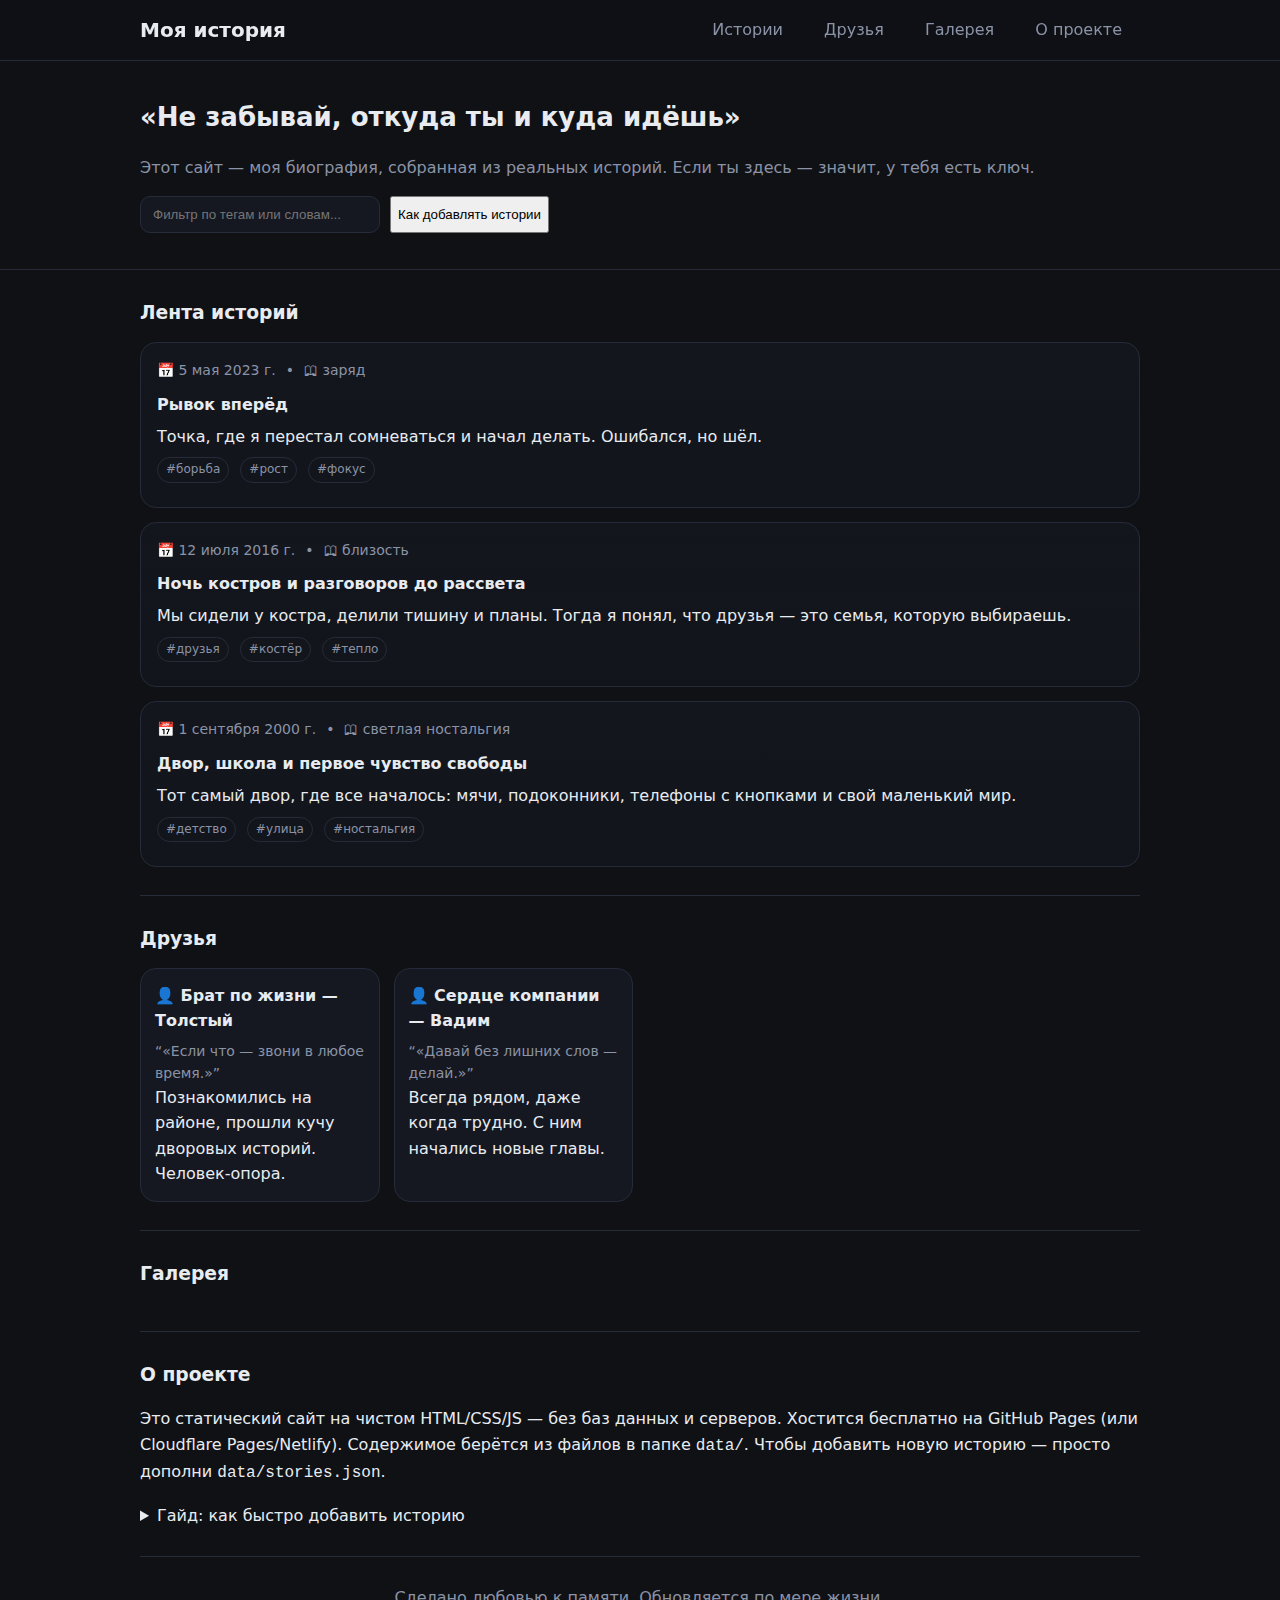
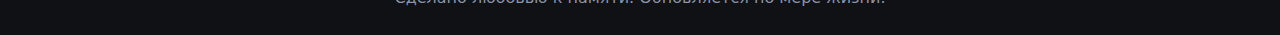
<file: index.html>
<!doctype html>
<html lang="ru">
<head>
  <meta charset="utf-8">
  <meta name="viewport" content="width=device-width, initial-scale=1">
  <title>Моя история</title>
  <!-- Для приватности можно выключить индексацию: раскомментируй следующую строку -->
  <!-- <meta name="robots" content="noindex, nofollow"> -->
  <meta name="description" content="Личная летопись: истории, друзья, фото и важные моменты.">
  <link rel="preload" href="style.css" as="style">
  <link rel="stylesheet" href="style.css">
</head>
<body>
  <header class="site-header">
    <div class="container">
      <h1 id="siteTitle">Моя история</h1>
      <nav class="nav">
        <a href="#timeline">Истории</a>
        <a href="#friends">Друзья</a>
        <a href="#gallery">Галерея</a>
        <a href="#about">О проекте</a>
      </nav>
    </div>
  </header>

  <section class="hero">
    <div class="container">
      <h2 id="heroLine">«Не забывай, откуда ты и куда идёшь»</h2>
      <p class="muted">Этот сайт — моя биография, собранная из реальных историй. Если ты здесь — значит, у тебя есть ключ.</p>
      <div class="quick-actions">
        <input id="search" type="search" placeholder="Фильтр по тегам или словам...">
        <button id="addEntryBtn" title="Подсказка, как добавлять истории">Как добавлять истории</button>
      </div>
    </div>
  </section>

  <main class="container">
    <section id="timeline" class="block">
      <h3>Лента историй</h3>
      <div id="timelineList" class="timeline"></div>
      <div id="noResults" class="muted" style="display:none;">Ничего не найдено. Попробуй другой запрос.</div>
    </section>

    <section id="friends" class="block">
      <h3>Друзья</h3>
      <div id="friendsGrid" class="friends"></div>
    </section>

    <section id="gallery" class="block">
      <h3>Галерея</h3>
      <div class="gallery" id="galleryGrid">
        <!-- Кидай свои фото в папку assets/ и добавляй их именем файла в data/stories.json, поле images -->
      </div>
    </section>

    <section id="about" class="block">
      <h3>О проекте</h3>
      <p>Это статический сайт на чистом HTML/CSS/JS — без баз данных и серверов. Хостится бесплатно на GitHub Pages (или Cloudflare Pages/Netlify). 
      Содержимое берётся из файлов в папке <code>data/</code>. Чтобы добавить новую историю — просто дополни <code>data/stories.json</code>.</p>
      <details>
        <summary>Гайд: как быстро добавить историю</summary>
        <ol>
          <li>Открой файл <code>data/stories.json</code>.</li>
          <li>Добавь новый объект в начало массива <code>"stories"</code> по образцу.</li>
          <li>Сохрани, закоммить и запушь — сайт обновится автоматически.</li>
        </ol>
      </details>
    </section>
  </main>

  <footer class="site-footer">
    <div class="container">
      <p class="muted">Сделано любовью к памяти. Обновляется по мере жизни.</p>
    </div>
  </footer>

  <script src="app.js"></script>
</body>
</html>
</file>
<file: style.css>
:root{--bg:#0f1115;--card:#151821;--text:#e8ecf1;--muted:#8b93a7;--accent:#5ea1ff;--line:#252b39}
*{box-sizing:border-box}html,body{margin:0;padding:0;background:var(--bg);color:var(--text);font:16px/1.6 system-ui,-apple-system,Segoe UI,Roboto,sans-serif}
.container{width:min(1000px,92%);margin:0 auto}.small{font-size:13px}
.site-header{position:sticky;top:0;z-index:10;background:rgba(15,17,21,.85);backdrop-filter:blur(8px);border-bottom:1px solid var(--line)}
.site-header .container{display:flex;align-items:center;justify-content:space-between;padding:14px 0}h1{margin:0;font-size:20px}
.nav a{color:var(--muted);text-decoration:none;margin:0 10px;padding:6px 8px;border-radius:8px}.nav a:hover{background:var(--card);color:var(--text)}
.hero{padding:36px 0;border-bottom:1px solid var(--line)}.hero h2{margin:0 0 8px 0;font-size:26px}.muted{color:var(--muted)}
.quick-actions{margin-top:14px;display:flex;gap:10px;flex-wrap:wrap}
#search{padding:10px 12px;border:1px solid var(--line);border-radius:10px;background:var(--card);color:var(--text);outline:none;min-width:240px}
.button{display:inline-block;padding:10px 14px;border:1px solid var(--line);border-radius:10px;background:var(--card);color:var(--text);text-decoration:none}.button:hover{border-color:var(--accent)}
.block{padding:28px 0;border-bottom:1px solid var(--line)}.block h3{margin:0 0 14px 0}
.timeline{display:grid;gap:14px}.card{border:1px solid var(--line);background:linear-gradient(180deg, rgba(21,24,33,.7), rgba(21,24,33,.5));border-radius:16px;padding:16px}
.card .meta{display:flex;gap:10px;align-items:center;color:var(--muted);font-size:14px;margin-bottom:10px;flex-wrap:wrap}
.tag{display:inline-block;padding:2px 8px;border:1px solid var(--line);border-radius:999px;font-size:12px;margin-right:6px;color:var(--muted)}
.card h4{margin:0 0 6px 0}.card p{margin:0.4em 0}
.card .images,.card .videos{display:flex;gap:8px;flex-wrap:wrap;margin-top:8px}
.card .images img{width:130px;height:100px;object-fit:cover;border-radius:10px;border:1px solid var(--line)}
.card .videos video{width:240px;max-width:100%;border-radius:10px;border:1px solid var(--line)}
.embed{position:relative;width:420px;max-width:100%}.embed::before{content:'';display:block;padding-top:56.25%}
.embed iframe{position:absolute;top:0;left:0;width:100%;height:100%;border:0;border-radius:10px;border:1px solid var(--line)}
.friends{display:grid;grid-template-columns:repeat(auto-fill,minmax(220px,1fr));gap:14px}
.friend{border:1px solid var(--line);background:var(--card);border-radius:16px;padding:14px}
.friend .avatar{width:100%;height:180px;object-fit:cover;border-radius:12px;border:1px solid var(--line);margin-bottom:8px}
.friend .name{font-weight:700;margin-bottom:6px}.friend .quote{color:var(--muted);font-size:14px}
.gallery{display:grid;grid-template-columns:repeat(auto-fill,minmax(160px,1fr));gap:10px}
.gallery img{width:100%;height:140px;object-fit:cover;border-radius:12px;border:1px solid var(--line)}
.site-footer{padding:28px 0}.site-footer p{margin:0;text-align:center;color:var(--muted)}
</file>
